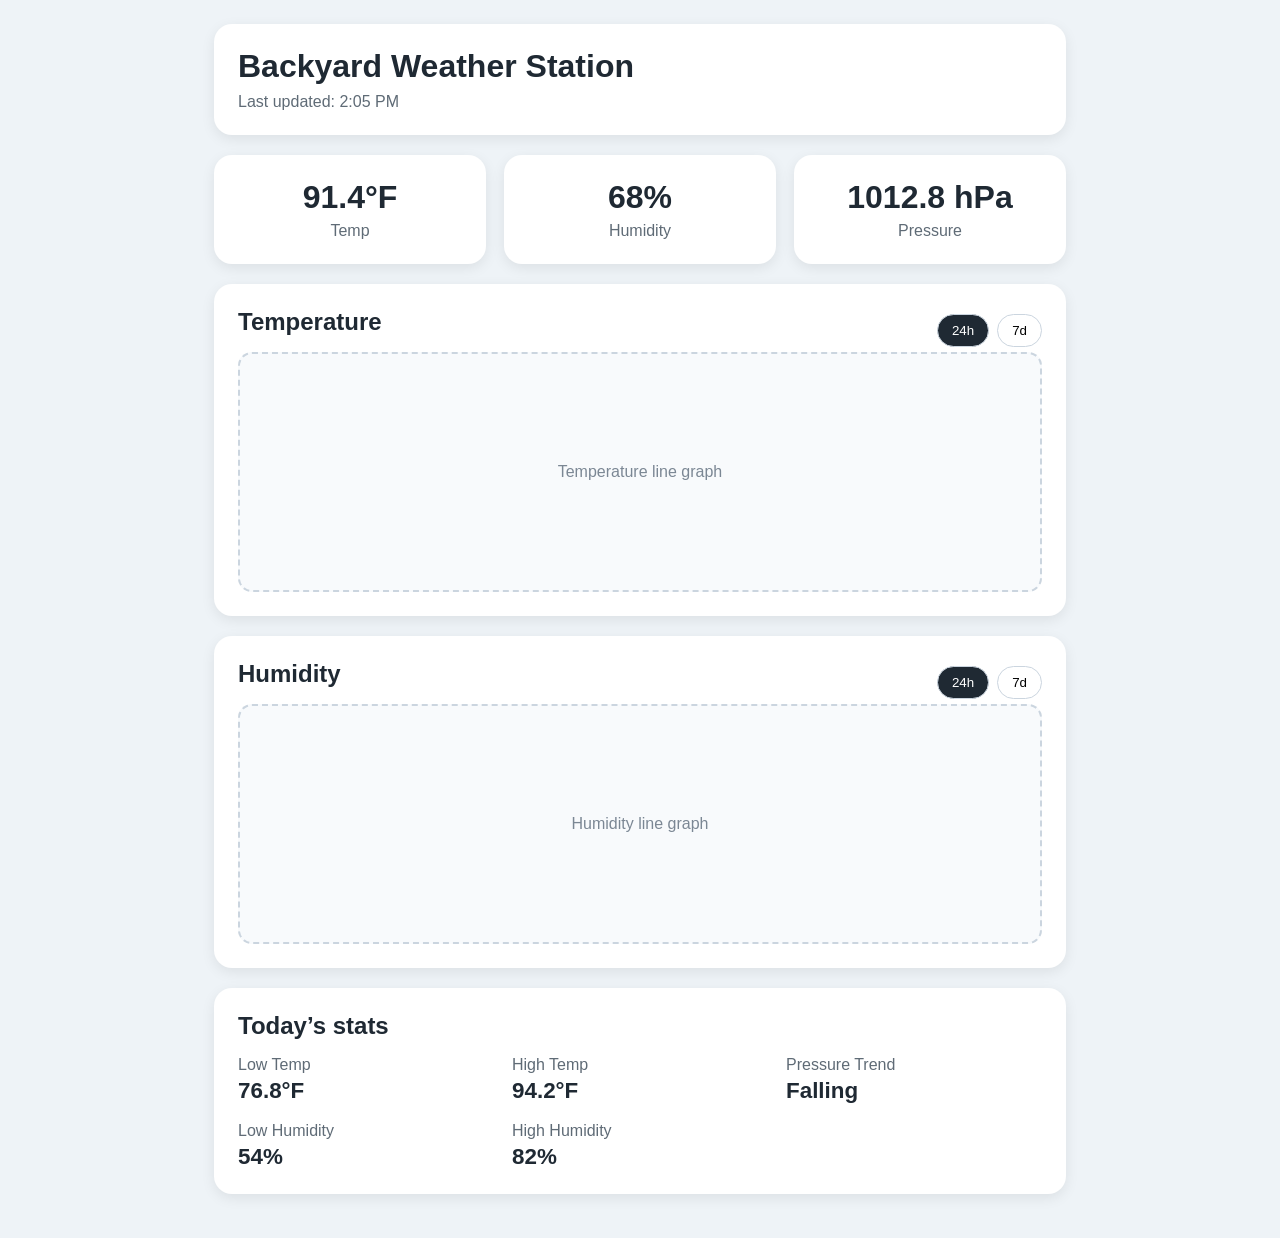
<file: Dashboard/index.html>
<!DOCTYPE html>
<html lang="en">

<head>
  <meta charset="UTF-8" />
  <meta name="viewport" content="width=device-width, initial-scale=1.0" />
  <title>Backyard Weather Station</title>
  <link rel="stylesheet" href="styles.css" />
</head>

<body>
  <main class="dashboard">
    <header class="header">
      <h1>Backyard Weather Station</h1>
      <p>Last updated: <span id="lastUpdated">2:05 PM</span></p>
    </header>

    <section class="current-conditions">
      <div class="card">
        <div class="value">91.4°F</div>
        <div class="label" id="currentTemp">Temp</div>
      </div>

      <div class="card">
        <div class="value">68%</div>
        <div class="label" id="currentHumidity">Humidity</div>
      </div>

      <div class="card">
        <div class="value">1012.8 hPa</div>
        <div class="label" id="currentPressure">Pressure</div>
      </div>
    </section>

    <section class="panel">
      <div class="panel-header">
        <h2>Temperature</h2>

        <div class="range-buttons">
          <button class="active">24h</button>
          <button>7d</button>
        </div>
      </div>

      <div class="graph-placeholder">
        Temperature line graph
      </div>
    </section>

    <section class="panel">
      <div class="panel-header">
        <h2>Humidity</h2>

        <div class="range-buttons">
          <button class="active">24h</button>
          <button>7d</button>
        </div>
      </div>

      <div class="graph-placeholder">
        Humidity line graph
      </div>
    </section>

    <section class="stats">
      <h2>Today’s stats</h2>

      <div class="stats-grid">
        <div>
          <span class="stat-label">Low Temp</span>
          <span class="stat-value" id="dailyLow">76.8°F</span>
        </div>

        <div>
          <span class="stat-label">High Temp</span>
          <span class="stat-value" id="dailyHigh">94.2°F</span>
        </div>

        <div>
          <span class="stat-label">Pressure Trend</span>
          <span class="stat-value" id="pressureTrend">Falling</span>
        </div>

        <div>
          <span class="stat-label">Low Humidity</span>
          <span class="stat-value" id="dailyHumidityLow">54%</span>
        </div>

        <div>
          <span class="stat-label">High Humidity</span>
          <span class="stat-value" id="dailyHumidityHigh">82%</span>
        </div>
      </div>
    </section>
  </main>
</body>

</html>
</file>
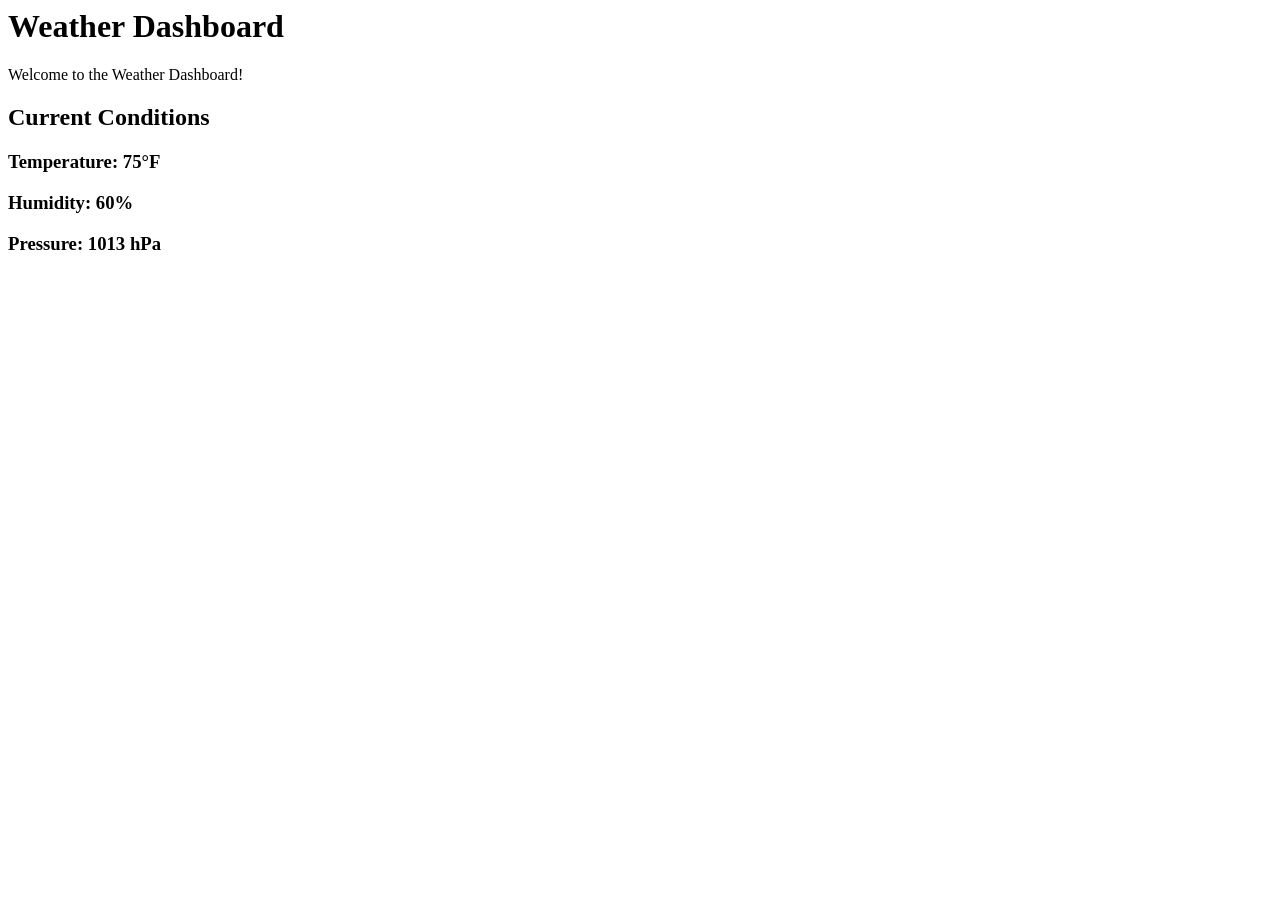
<file: Dashboard/sample.html>
<html>

<head>
    <title>Weather Dashboard</title>
</head>

<body>
    <h1>Weather Dashboard</h1>
    <p>Welcome to the Weather Dashboard!</p>
    <h2>Current Conditions</h2>
    <h3>Temperature: 75°F</h3>
    <h3>Humidity: 60%</h3>
    <h3>Pressure: 1013 hPa</h3>
</body>

</html>
</file>
<file: Dashboard/styles.css>
* {
  box-sizing: border-box;
}

body {
  margin: 0;
  font-family: Arial, Helvetica, sans-serif;
  background: #eef3f7;
  color: #1f2933;
}

.dashboard {
  max-width: 900px;
  margin: 0 auto;
  padding: 24px;
}

.header {
  background: white;
  padding: 24px;
  border-radius: 18px;
  margin-bottom: 20px;
  box-shadow: 0 4px 14px rgba(0, 0, 0, 0.08);
}

.header h1 {
  margin: 0 0 8px;
  font-size: 2rem;
}

.header p {
  margin: 0;
  color: #5f6b76;
}

.current-conditions {
  display: grid;
  grid-template-columns: repeat(3, 1fr);
  gap: 18px;
  margin-bottom: 20px;
}

.card {
  background: white;
  padding: 24px;
  border-radius: 18px;
  text-align: center;
  box-shadow: 0 4px 14px rgba(0, 0, 0, 0.08);
}

.value {
  font-size: 2rem;
  font-weight: 700;
}

.label {
  margin-top: 6px;
  color: #5f6b76;
}

.panel,
.stats {
  background: white;
  padding: 24px;
  border-radius: 18px;
  margin-bottom: 20px;
  box-shadow: 0 4px 14px rgba(0, 0, 0, 0.08);
}

.panel h2,
.stats h2 {
  margin: 0 0 16px;
}

.panel-header {
  display: flex;
  justify-content: space-between;
  gap: 16px;
  align-items: center;
}

.range-buttons {
  display: flex;
  gap: 8px;
}

.range-buttons button {
  border: 1px solid #cbd5df;
  background: white;
  border-radius: 999px;
  padding: 8px 14px;
  cursor: pointer;
}

.range-buttons button.active {
  background: #1f2933;
  color: white;
}

.graph-placeholder {
  height: 240px;
  border: 2px dashed #cbd5df;
  border-radius: 14px;
  display: flex;
  align-items: center;
  justify-content: center;
  color: #7b8794;
  background: #f8fafc;
}

.stats-grid {
  display: grid;
  grid-template-columns: repeat(3, 1fr);
  gap: 18px;
}

.stat-label {
  display: block;
  color: #5f6b76;
}

.stat-value {
  display: block;
  font-size: 1.4rem;
  font-weight: 700;
  margin-top: 4px;
}

@media (max-width: 700px) {
  .current-conditions,
  .stats-grid {
    grid-template-columns: 1fr;
  }

  .panel-header {
    flex-direction: column;
    align-items: flex-start;
  }
}
</file>
